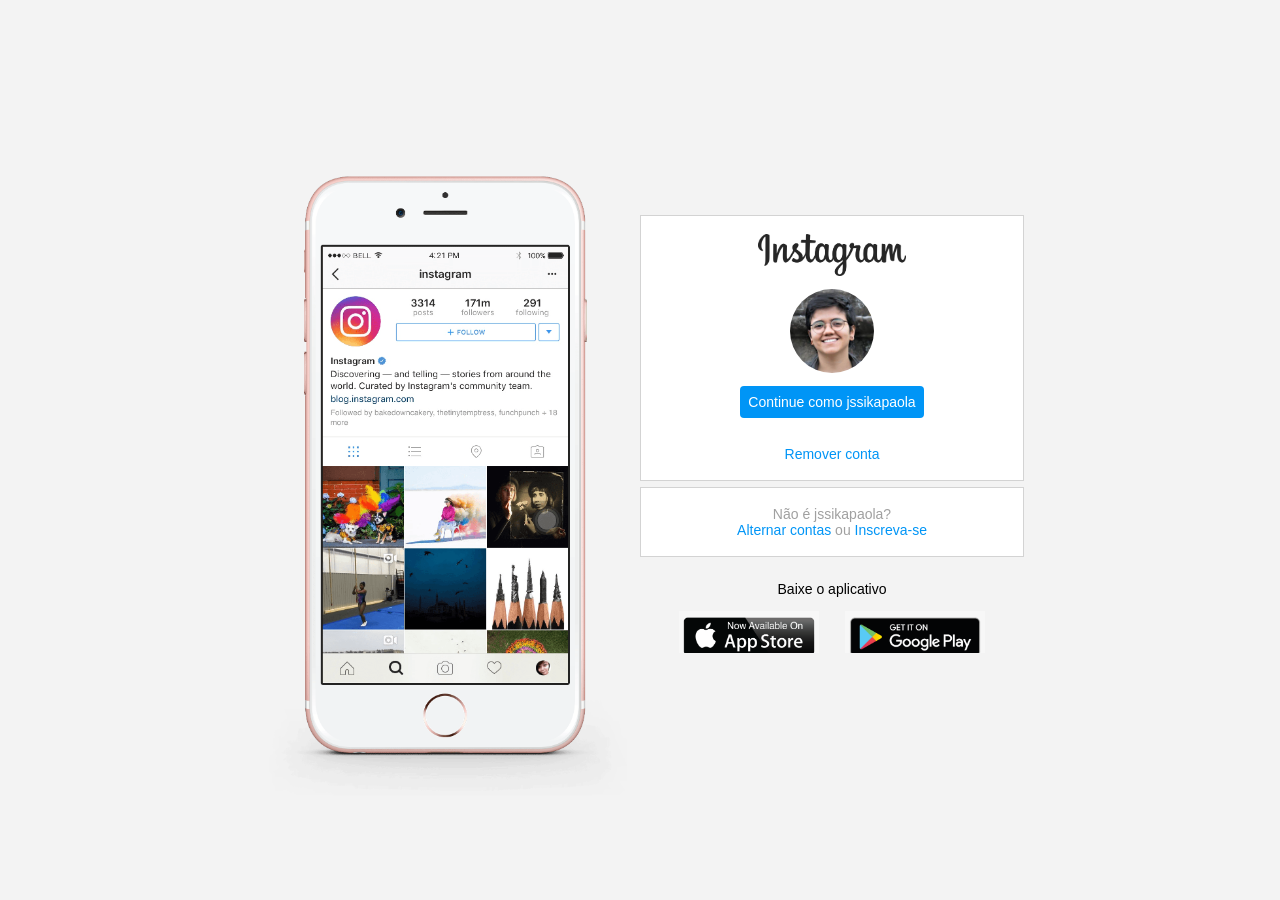
<file: InstagramHomepage/index.html>
<!DOCTYPE html>
<html lang="en">
<head>
    <meta charset="UTF-8">
    <meta name="viewport" content="width=device-width, initial-scale=1.0">
    <link rel="stylesheet" href="style.css">
    <title>Instagram</title>
</head>
<body>
    <div class="instagram-wrapper">
        <div class="instagram-phone">
            <img src="./img/instagram-celular.png" alt="celular">
        </div>
        <div class="instagram-continue">
            <div class="group">
                <img src="./img/instagram-logo.png" class="instagram-logo" alt="instagram logo">
                <div class="profile-photo">
                    <img src="./img/profile-photo.png" alt="foto de perfil">
                </div>
                <a href="#" class="instagram-login">Continue como jssikapaola</a>
                <a href="#" class="instagram-logout">Remover conta</a>
            </div>
            <div class="group">
                <p class="not-account">Não é jssikapaola?</p>
                <p class="not-account">
                    <span class="link-blue">Alternar contas</span>
                    ou
                    <span class="link-blue">Inscreva-se</span>
                </p>
            </div>
            <div class="get-the-app">
                <p class="get-app">Baixe o aplicativo</p>
                <div class="download">
                    <a href="#" class="app-download"></a>
                    <a href="#" class="app-download"></a>
                </div>
            </div>
        </div>
    </div>
</body>
</html>
</file>
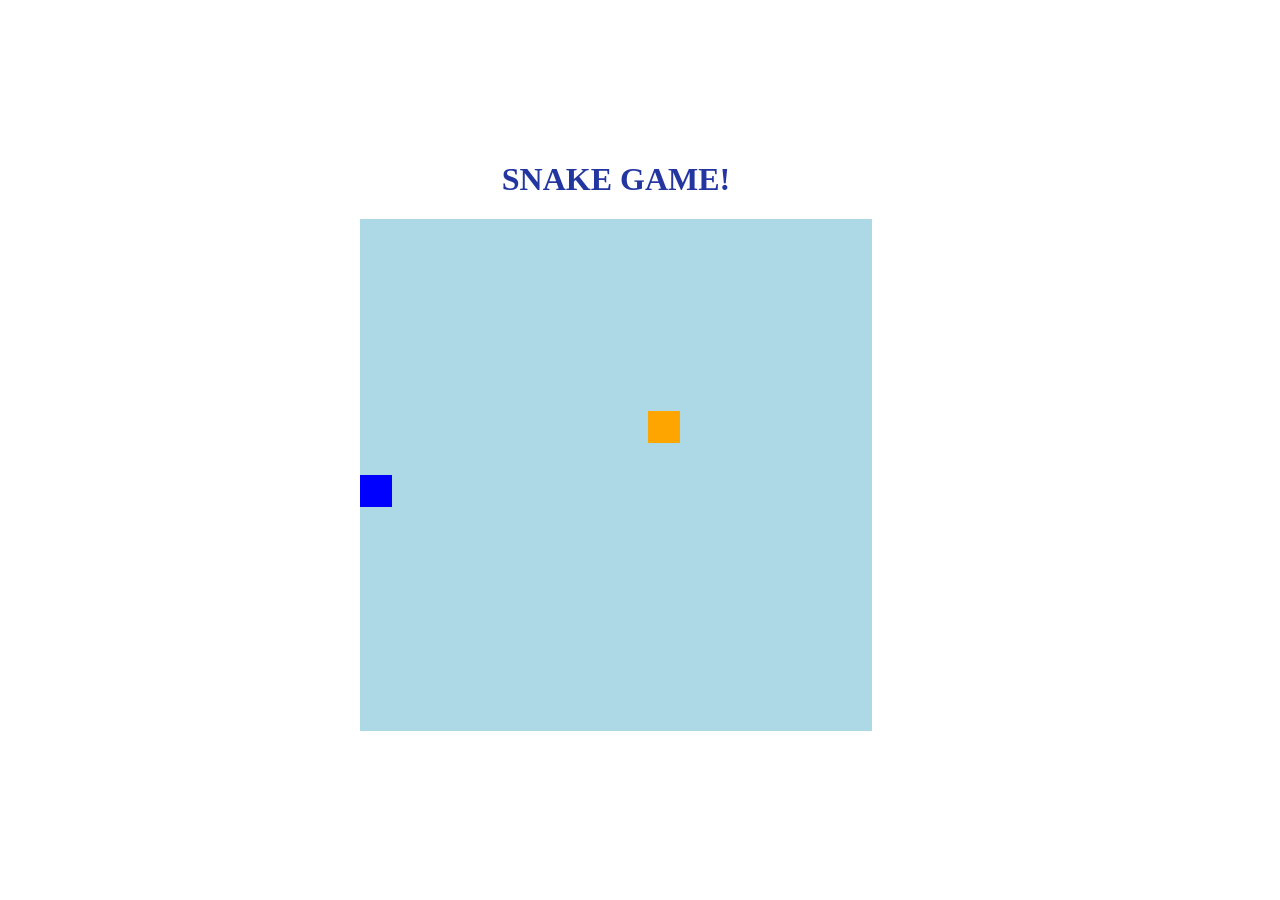
<file: SnakeGame/index.html>
<!DOCTYPE html>
<html lang="en">
<head>
    <meta charset="UTF-8">
    <meta name="viewport" content="width=device-width, initial-scale=1.0">
    <meta http-equiv="X-UA-Compatible" content="ie=edge">
    <title>Snake Game</title>
    <link rel="stylesheet" href="style.css">
    <script defer src="script.js"></script>
</head>
<body>
    <h1>SNAKE GAME!</h1>
    <canvas id="snake" width="512" height="512"></canvas>
</body>
</html>
</file>
<file: InstagramHomepage/style.css>
* {
    padding: 0;
    margin: 0;
    box-sizing: border-box;
    text-decoration: none;
    font-family: sans-serif;
    font-size: 14px;
}

body {
    width: 100%;
    min-height: 100vh;
    background-color: rgb(243, 243, 243);
    margin: 0;
    padding: 0;
    display: flex;
    justify-content: center;
}

.instagram-wrapper {
    display: flex;
    align-items: center;
    justify-content: start;
    width: 60%;
    height: 100vh;
}

.instagram-phone {
    display: flex;
    align-items: center;
    justify-content: center;
    width: 50%;
}

.instagram-phone img {
    height: 50rem;
}

.instagram-continue {
    display: flex;
    align-items: center; /* horizontal */
    justify-content: space-around; /* vertical */
    flex-direction: column;
    width: 50%;
    min-height: 34rem;
}

.group {
    display: flex;
    justify-content: space-between;
    align-items: center;
    flex-direction: column;
    background-color: #ffffff;
    width: 100%;
    padding: 1.3rem 0;
    border: 1px solid lightgray;
}

.group:nth-child(1) {
    min-height: 19rem;
}

.instagram-logo {
    height: 3rem;
}

.profile-photo {
    display: flex;
    justify-content: center;
    align-items: center;
    border-radius: 50%;
    overflow: hidden;
}

.profile-photo img {
    height: 6rem;
}

.instagram-login {
    background-color: #0095f6;
    color: #ffffff;
    padding: 8px;
    border-radius: 4px;
}

.instagram-logout {
    color: #0095f6;
    margin-top: 1rem;
}

.not-account {
    color: rgb(160, 160, 160);
}

.link-blue {
    color: #0095f6;
}

.get-the-app {
    display: flex;
    flex-direction: column;
    align-items: center;
    justify-content: center;
    width: 100%;
    padding: 1.3rem 0;
}

.download {
    display: flex;
    width: 100%;
    justify-content: space-evenly;
    align-items: center;
    padding: 1rem;
}

.app-download {
    height: 3rem;
    width: 10rem;
    background-size: cover;
}

.app-download:nth-child(1) {
    background-image: url('./img/apple-button.png');
}

.app-download:nth-child(2) {
    background-image: url('./img/googleplay-button.png');
}

/* media queries */


@media (max-width: 1024px) {
    .instagram-wrapper {
        width: 90%;
    }
}

@media (max-width: 650px) {
    body {
        background-color: #ffffff;
    }

    .instagram-wrapper {
        width: 90%;
    }

    .instagram-phone {
        display: none;
    }

    .instagram-continue {
        width: 100%;
    }
    
    .group {
        border: 1px solid transparent;
    }
}
</file>
<file: SnakeGame/style.css>
body{
    height: 95vh;
    width: 95vw;
    display: flex;
    flex-direction: column;
    justify-content: center;
    align-items: center;
    background-color:white;
    color: rgb(34, 53, 160);
}
</file>
